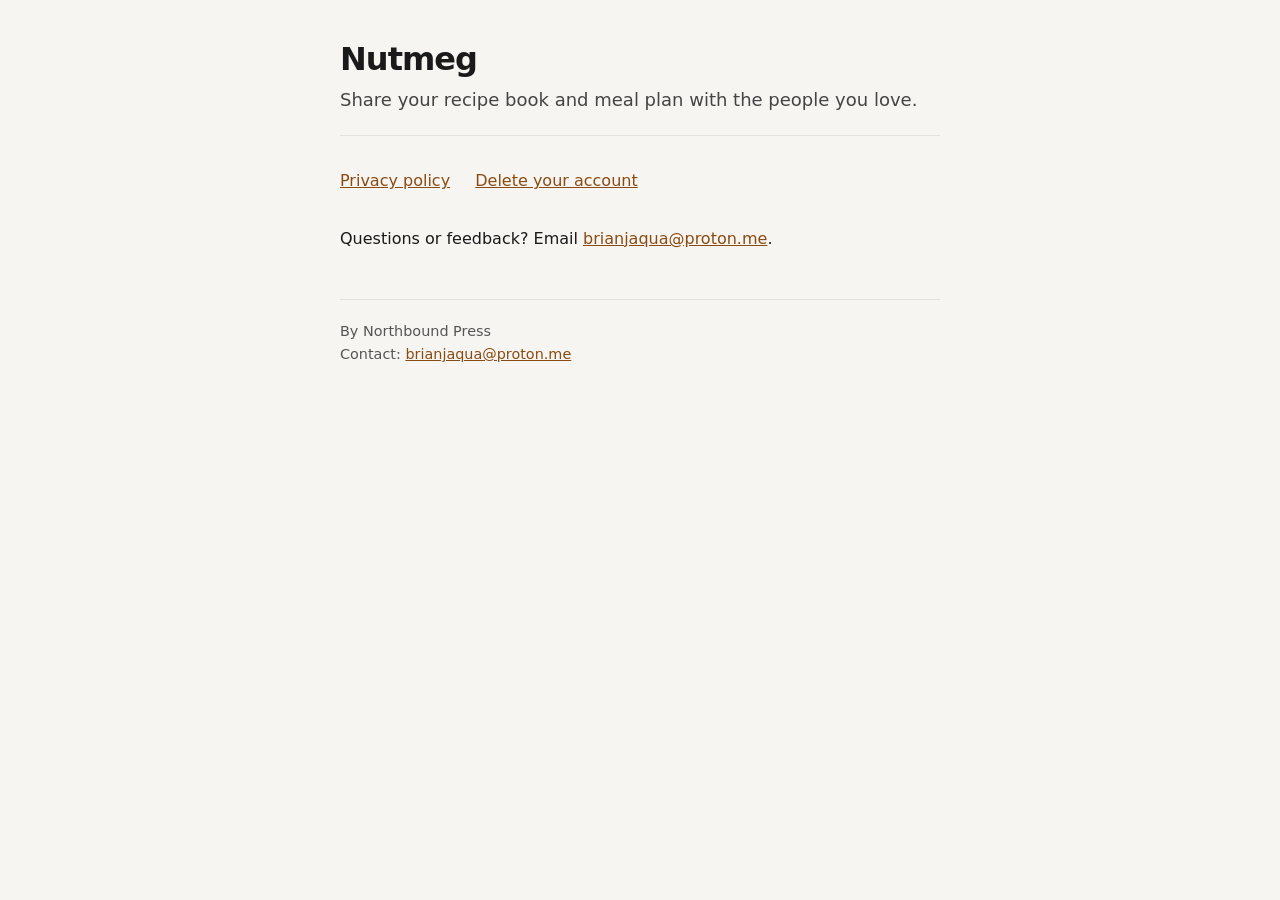
<file: index.html>
<!DOCTYPE html>
<html lang="en">
<head>
  <meta charset="utf-8">
  <meta name="viewport" content="width=device-width, initial-scale=1">
  <title>Nutmeg</title>
  <meta name="description" content="Nutmeg — share your recipe book and meal plan with the people you love.">
  <link rel="stylesheet" href="styles.css">
</head>
<body>
  <div class="wrap">
    <header class="site">
      <h1>Nutmeg</h1>
      <p class="tagline">Share your recipe book and meal plan with the people you love.</p>
    </header>
    <nav class="links">
      <a href="privacy-policy.html">Privacy policy</a>
      <a href="delete-account.html">Delete your account</a>
    </nav>
    <p class="contact">Questions or feedback? Email <a href="mailto:brianjaqua@proton.me">brianjaqua@proton.me</a>.</p>

    <footer>
      <p>By Northbound Press<br>
      Contact: <a href="mailto:brianjaqua@proton.me">brianjaqua@proton.me</a></p>
    </footer>
  </div>
</body>
</html>
</file>
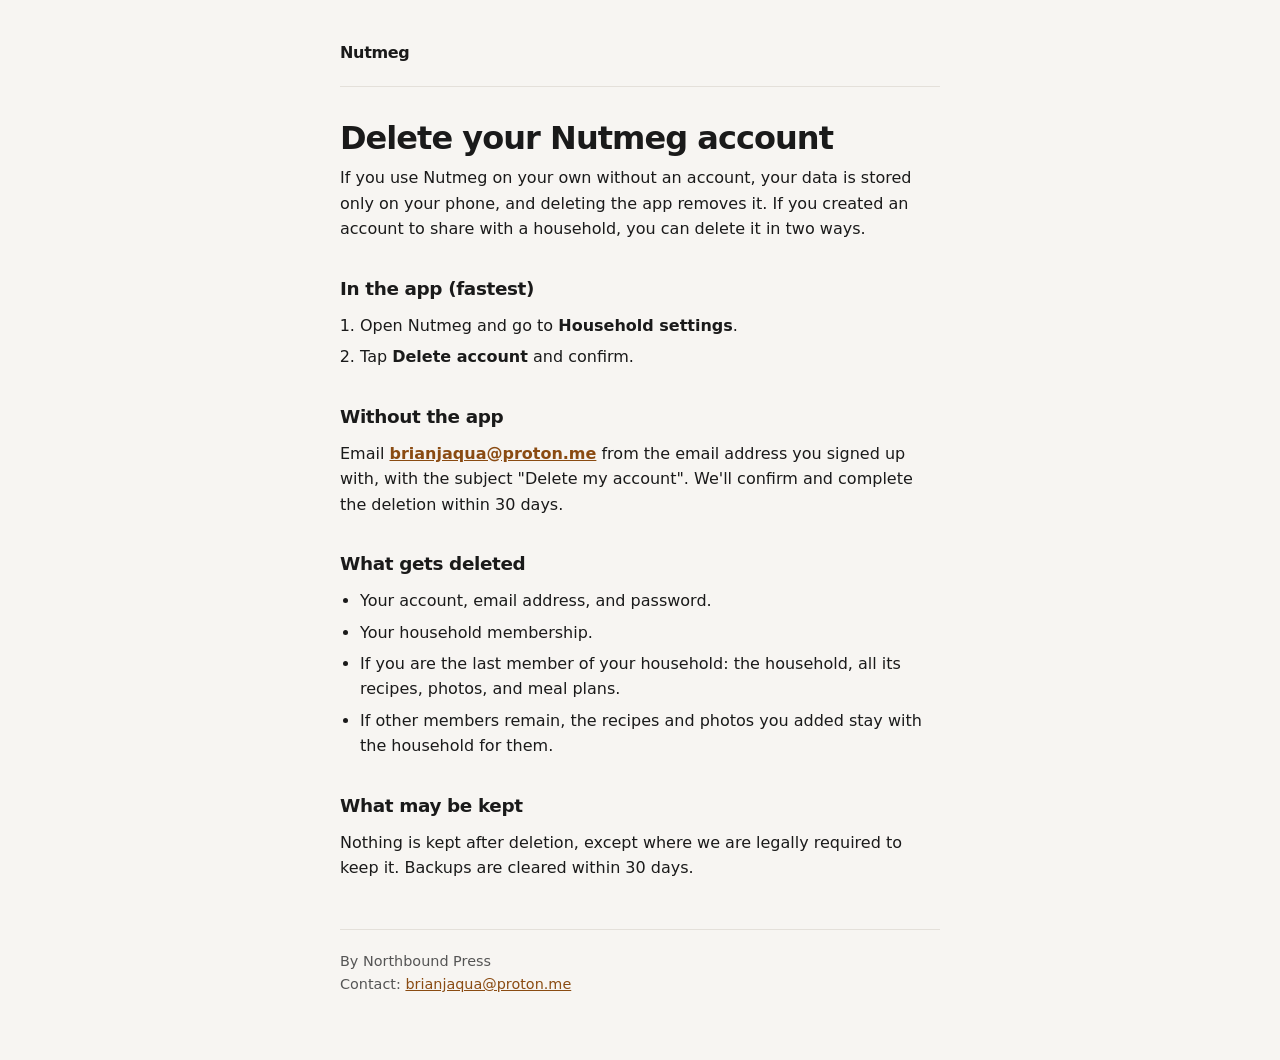
<file: delete-account.html>
<!DOCTYPE html>
<html lang="en">
<head>
  <meta charset="utf-8">
  <meta name="viewport" content="width=device-width, initial-scale=1">
  <title>Delete your Nutmeg account</title>
  <meta name="description" content="Nutmeg — share your recipe book and meal plan with the people you love.">
  <link rel="stylesheet" href="styles.css">
</head>
<body>
  <div class="wrap">
    <header class="site">
      <a class="home" href="index.html">Nutmeg</a>
    </header>
    <h1>Delete your Nutmeg account</h1>
    <p>If you use Nutmeg on your own without an account, your data is stored only on your phone, and deleting the app removes it. If you created an account to share with a household, you can delete it in two ways.</p>

    <h2>In the app (fastest)</h2>
    <ol>
      <li>Open Nutmeg and go to <strong>Household settings</strong>.</li>
      <li>Tap <strong>Delete account</strong> and confirm.</li>
    </ol>

    <h2>Without the app</h2>
    <p>Email <a href="mailto:brianjaqua@proton.me"><strong>brianjaqua@proton.me</strong></a> from the email address you signed up with, with the subject "Delete my account". We'll confirm and complete the deletion within 30 days.</p>

    <h2>What gets deleted</h2>
    <ul>
      <li>Your account, email address, and password.</li>
      <li>Your household membership.</li>
      <li>If you are the last member of your household: the household, all its recipes, photos, and meal plans.</li>
      <li>If other members remain, the recipes and photos you added stay with the household for them.</li>
    </ul>

    <h2>What may be kept</h2>
    <p>Nothing is kept after deletion, except where we are legally required to keep it. Backups are cleared within 30 days.</p>

    <footer>
      <p>By Northbound Press<br>
      Contact: <a href="mailto:brianjaqua@proton.me">brianjaqua@proton.me</a></p>
    </footer>
  </div>
</body>
</html>
</file>
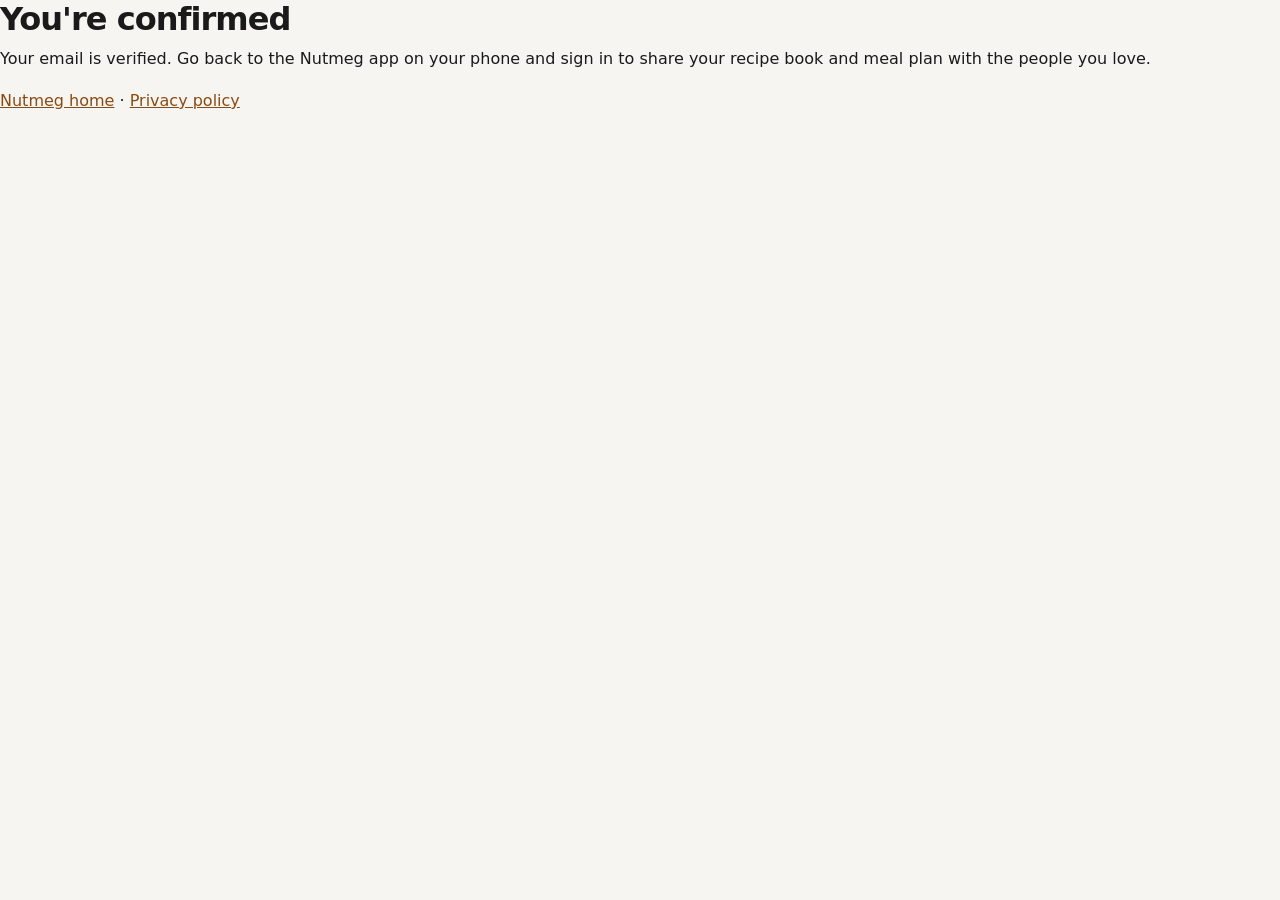
<file: email-confirmed.html>
<!doctype html>
<html lang="en"><head><meta charset="utf-8"><meta name="viewport" content="width=device-width,initial-scale=1">
<title>Email confirmed · Nutmeg</title><link rel="stylesheet" href="styles.css"></head>
<body><main>
<h1 id="t">You're confirmed</h1>
<p id="m">Your email is verified. Go back to the Nutmeg app on your phone and sign in to share your recipe book and meal plan with the people you love.</p>
<p><a href="index.html">Nutmeg home</a> · <a href="privacy-policy.html">Privacy policy</a></p>
</main>
<script>
(function(){var h=location.hash+"&"+location.search;if(h.indexOf("error=")>-1||h.indexOf("error_code=")>-1){document.title="Link expired · Nutmeg";document.getElementById("t").textContent="That link expired";document.getElementById("m").textContent="This confirmation link is no longer valid. Open the Nutmeg app on your phone and sign in to get a new one.";}})();
</script>
</body></html>
</file>
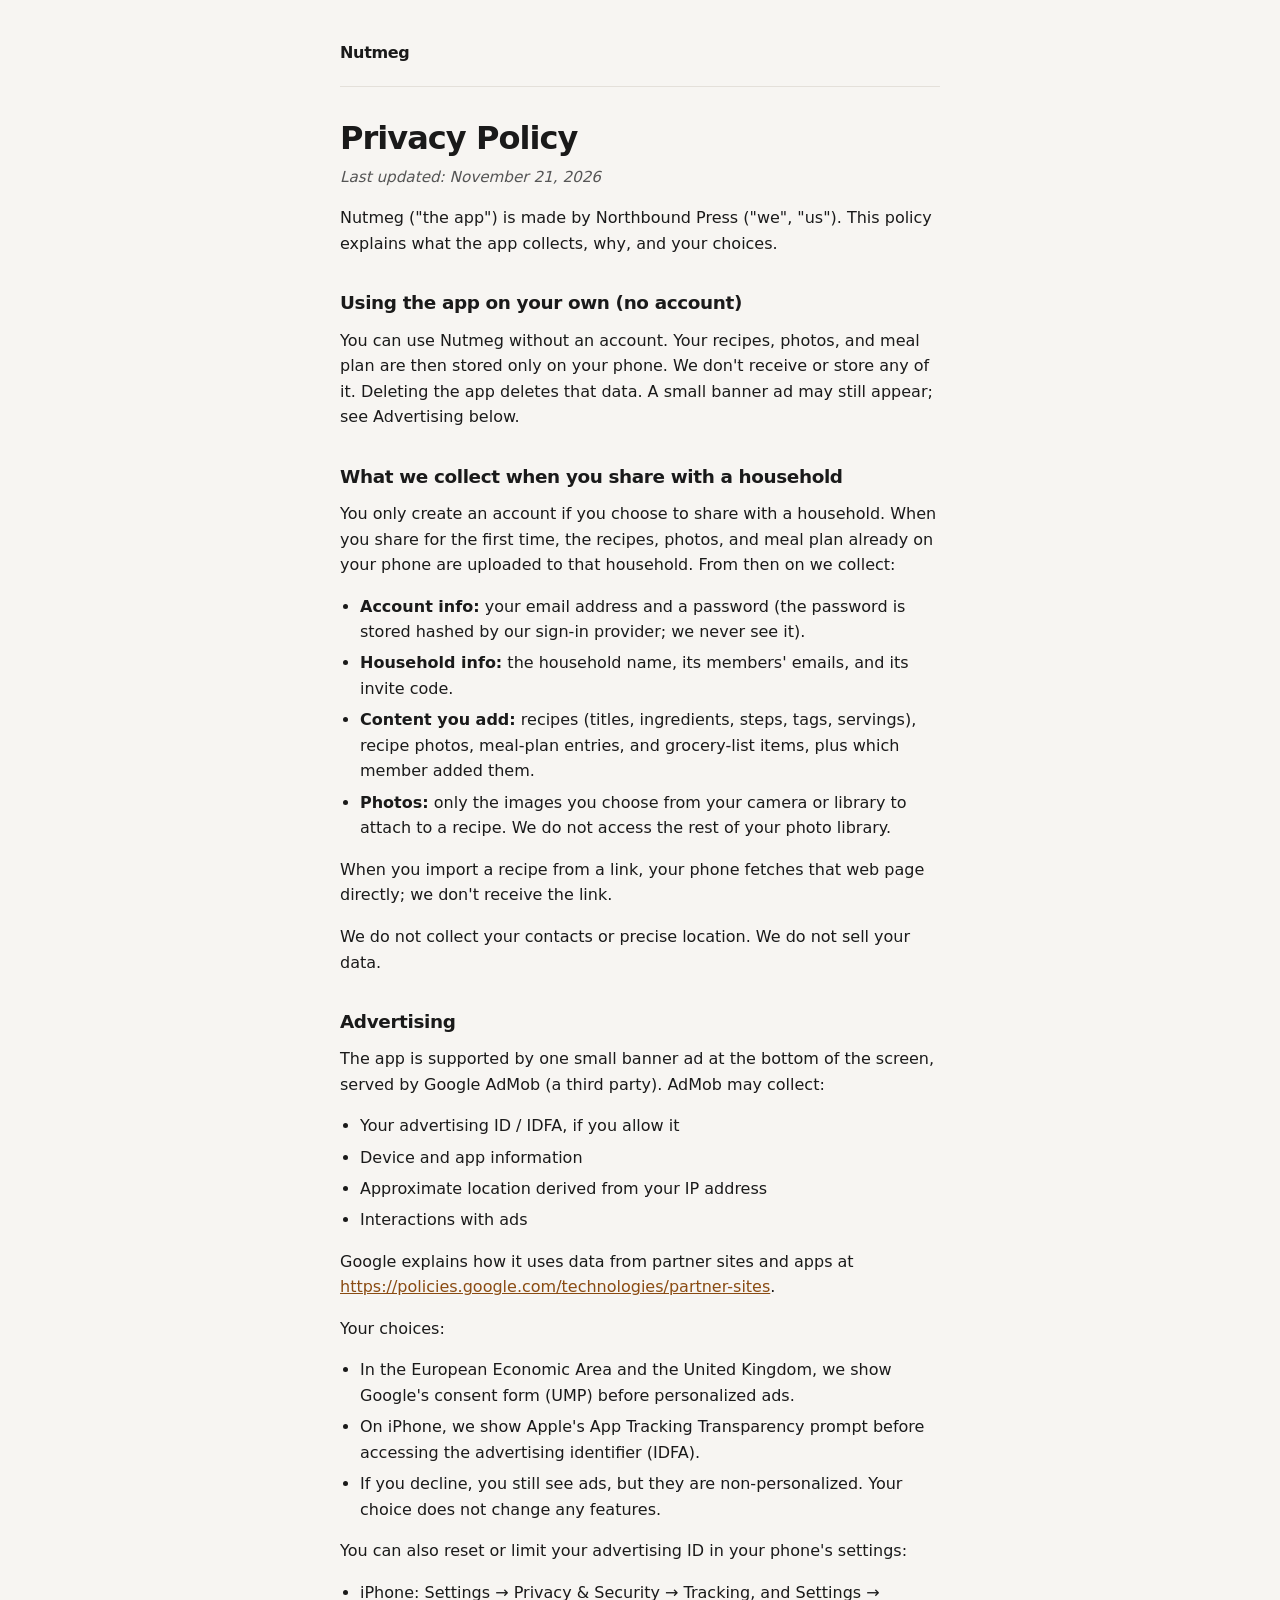
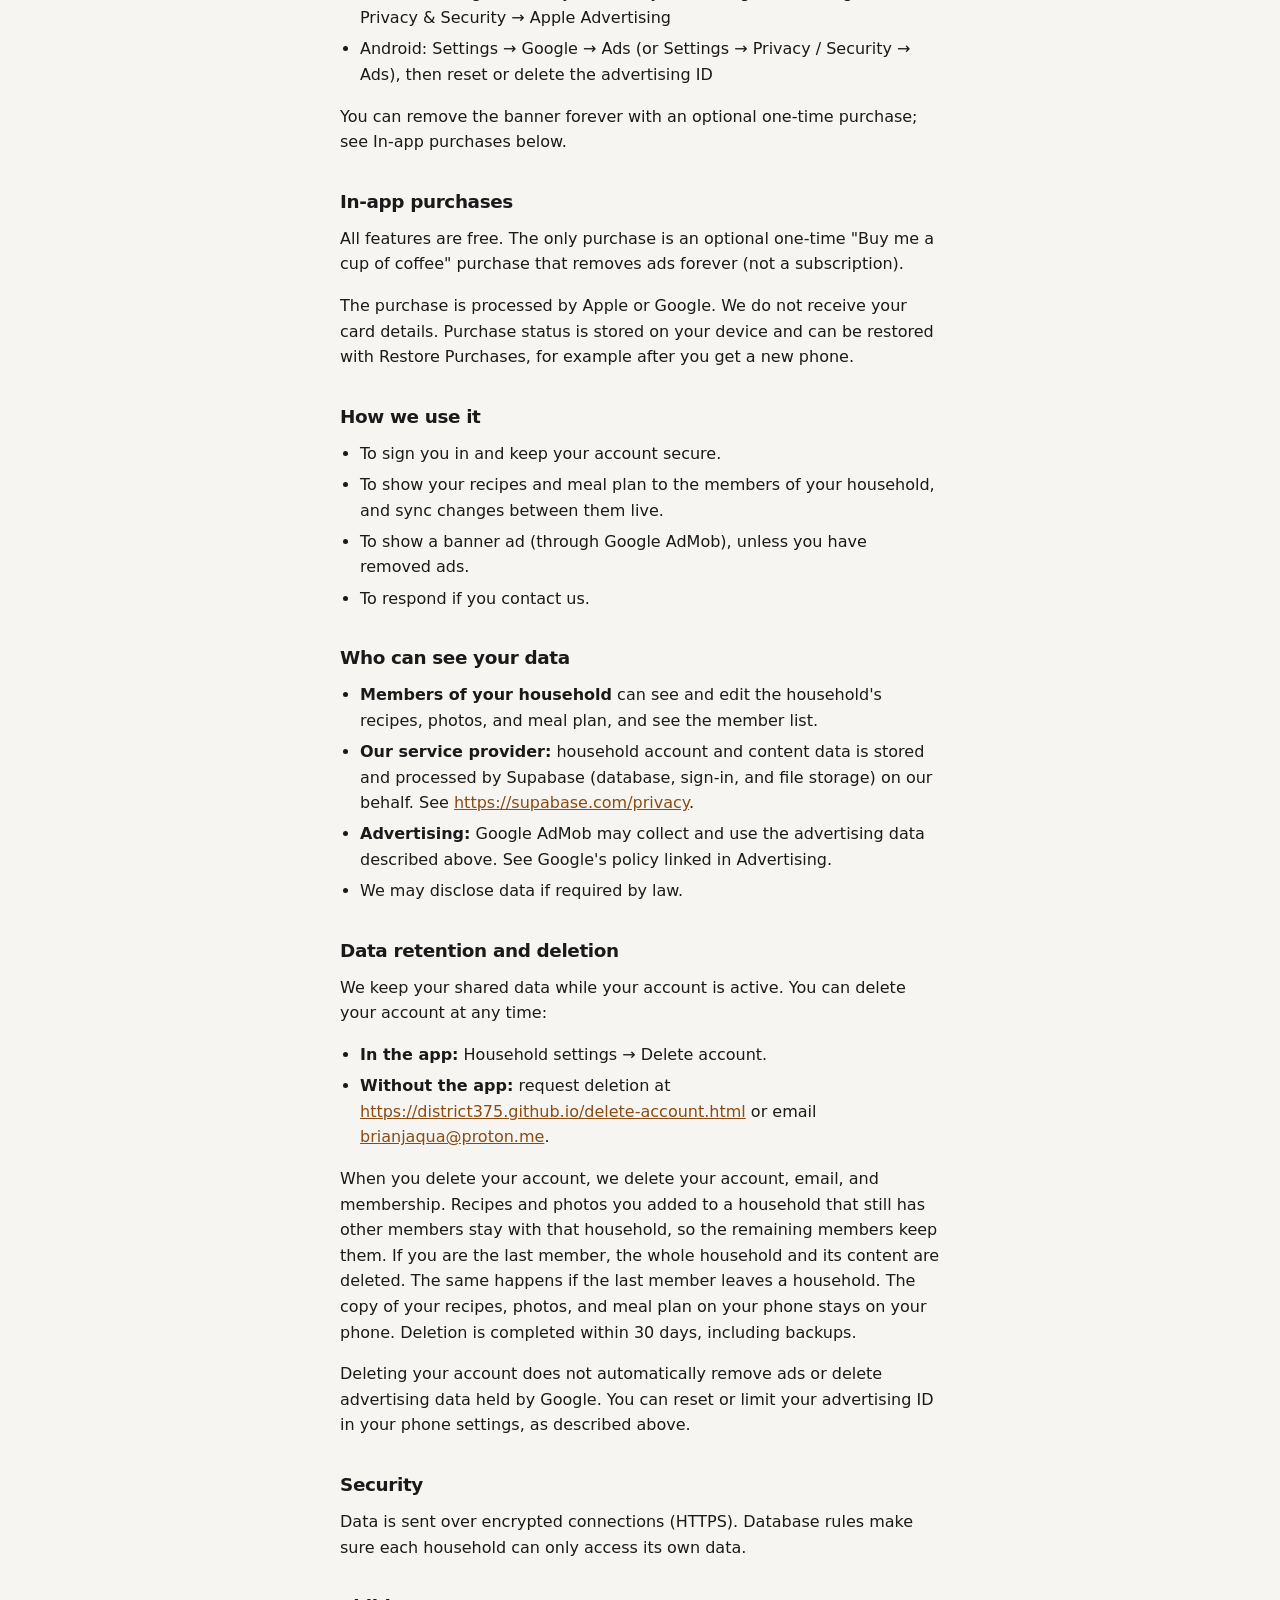
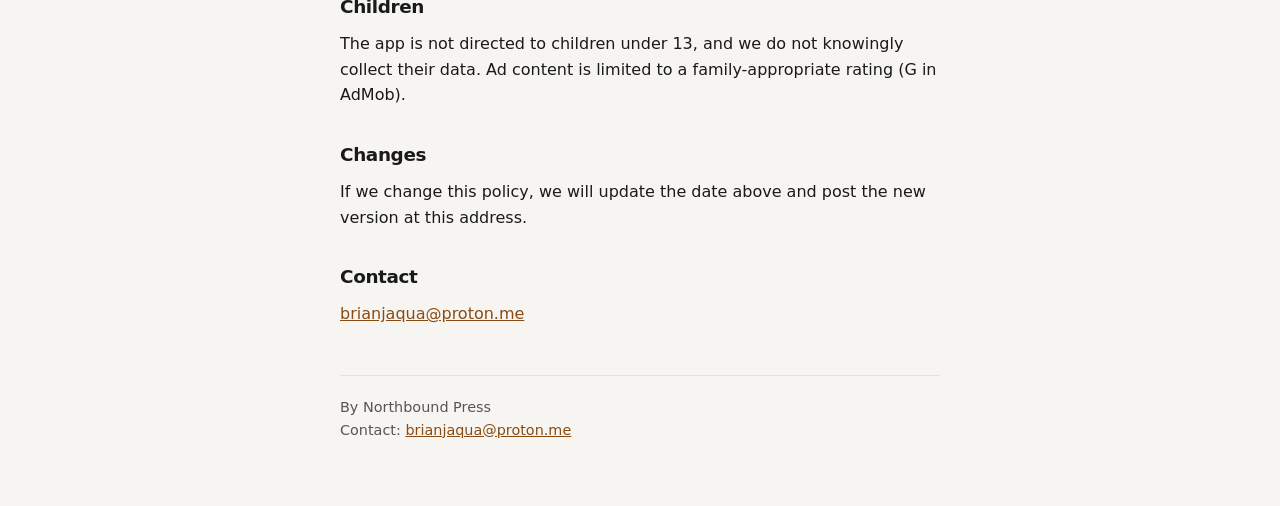
<file: privacy-policy.html>
<!DOCTYPE html>
<html lang="en">
<head>
  <meta charset="utf-8">
  <meta name="viewport" content="width=device-width, initial-scale=1">
  <title>Privacy Policy — Nutmeg</title>
  <meta name="description" content="Nutmeg — share your recipe book and meal plan with the people you love.">
  <link rel="stylesheet" href="styles.css">
</head>
<body>
  <div class="wrap">
    <header class="site">
      <a class="home" href="index.html">Nutmeg</a>
    </header>
    <h1>Privacy Policy</h1>
    <p class="meta"><em>Last updated: November 21, 2026</em></p>
    <p>Nutmeg ("the app") is made by Northbound Press ("we", "us"). This policy explains what the app collects, why, and your choices.</p>

    <h2>Using the app on your own (no account)</h2>
    <p>You can use Nutmeg without an account. Your recipes, photos, and meal plan are then stored only on your phone. We don't receive or store any of it. Deleting the app deletes that data. A small banner ad may still appear; see Advertising below.</p>

    <h2>What we collect when you share with a household</h2>
    <p>You only create an account if you choose to share with a household. When you share for the first time, the recipes, photos, and meal plan already on your phone are uploaded to that household. From then on we collect:</p>
    <ul>
      <li><strong>Account info:</strong> your email address and a password (the password is stored hashed by our sign-in provider; we never see it).</li>
      <li><strong>Household info:</strong> the household name, its members' emails, and its invite code.</li>
      <li><strong>Content you add:</strong> recipes (titles, ingredients, steps, tags, servings), recipe photos, meal-plan entries, and grocery-list items, plus which member added them.</li>
      <li><strong>Photos:</strong> only the images you choose from your camera or library to attach to a recipe. We do not access the rest of your photo library.</li>
    </ul>
    <p>When you import a recipe from a link, your phone fetches that web page directly; we don't receive the link.</p>
    <p>We do not collect your contacts or precise location. We do not sell your data.</p>

    <h2>Advertising</h2>
    <p>The app is supported by one small banner ad at the bottom of the screen, served by Google AdMob (a third party). AdMob may collect:</p>
    <ul>
      <li>Your advertising ID / IDFA, if you allow it</li>
      <li>Device and app information</li>
      <li>Approximate location derived from your IP address</li>
      <li>Interactions with ads</li>
    </ul>
    <p>Google explains how it uses data from partner sites and apps at <a href="https://policies.google.com/technologies/partner-sites">https://policies.google.com/technologies/partner-sites</a>.</p>
    <p>Your choices:</p>
    <ul>
      <li>In the European Economic Area and the United Kingdom, we show Google's consent form (UMP) before personalized ads.</li>
      <li>On iPhone, we show Apple's App Tracking Transparency prompt before accessing the advertising identifier (IDFA).</li>
      <li>If you decline, you still see ads, but they are non-personalized. Your choice does not change any features.</li>
    </ul>
    <p>You can also reset or limit your advertising ID in your phone's settings:</p>
    <ul>
      <li>iPhone: Settings → Privacy &amp; Security → Tracking, and Settings → Privacy &amp; Security → Apple Advertising</li>
      <li>Android: Settings → Google → Ads (or Settings → Privacy / Security → Ads), then reset or delete the advertising ID</li>
    </ul>
    <p>You can remove the banner forever with an optional one-time purchase; see In-app purchases below.</p>

    <h2>In-app purchases</h2>
    <p>All features are free. The only purchase is an optional one-time "Buy me a cup of coffee" purchase that removes ads forever (not a subscription).</p>
    <p>The purchase is processed by Apple or Google. We do not receive your card details. Purchase status is stored on your device and can be restored with Restore Purchases, for example after you get a new phone.</p>

    <h2>How we use it</h2>
    <ul>
      <li>To sign you in and keep your account secure.</li>
      <li>To show your recipes and meal plan to the members of your household, and sync changes between them live.</li>
      <li>To show a banner ad (through Google AdMob), unless you have removed ads.</li>
      <li>To respond if you contact us.</li>
    </ul>

    <h2>Who can see your data</h2>
    <ul>
      <li><strong>Members of your household</strong> can see and edit the household's recipes, photos, and meal plan, and see the member list.</li>
      <li><strong>Our service provider:</strong> household account and content data is stored and processed by Supabase (database, sign-in, and file storage) on our behalf. See <a href="https://supabase.com/privacy">https://supabase.com/privacy</a>.</li>
      <li><strong>Advertising:</strong> Google AdMob may collect and use the advertising data described above. See Google's policy linked in Advertising.</li>
      <li>We may disclose data if required by law.</li>
    </ul>

    <h2>Data retention and deletion</h2>
    <p>We keep your shared data while your account is active. You can delete your account at any time:</p>
    <ul>
      <li><strong>In the app:</strong> Household settings → Delete account.</li>
      <li><strong>Without the app:</strong> request deletion at <a href="delete-account.html">https://district375.github.io/delete-account.html</a> or email <a href="mailto:brianjaqua@proton.me">brianjaqua@proton.me</a>.</li>
    </ul>
    <p>When you delete your account, we delete your account, email, and membership. Recipes and photos you added to a household that still has other members stay with that household, so the remaining members keep them. If you are the last member, the whole household and its content are deleted. The same happens if the last member leaves a household. The copy of your recipes, photos, and meal plan on your phone stays on your phone. Deletion is completed within 30 days, including backups.</p>
    <p>Deleting your account does not automatically remove ads or delete advertising data held by Google. You can reset or limit your advertising ID in your phone settings, as described above.</p>

    <h2>Security</h2>
    <p>Data is sent over encrypted connections (HTTPS). Database rules make sure each household can only access its own data.</p>

    <h2>Children</h2>
    <p>The app is not directed to children under 13, and we do not knowingly collect their data. Ad content is limited to a family-appropriate rating (G in AdMob).</p>

    <h2>Changes</h2>
    <p>If we change this policy, we will update the date above and post the new version at this address.</p>

    <h2>Contact</h2>
    <p><a href="mailto:brianjaqua@proton.me">brianjaqua@proton.me</a></p>

    <footer>
      <p>By Northbound Press<br>
      Contact: <a href="mailto:brianjaqua@proton.me">brianjaqua@proton.me</a></p>
    </footer>
  </div>
</body>
</html>
</file>
<file: styles.css>
*,
*::before,
*::after {
  box-sizing: border-box;
}

html {
  color-scheme: light;
}

body {
  margin: 0;
  font-family: system-ui, -apple-system, "Segoe UI", Roboto, Helvetica, Arial, sans-serif;
  line-height: 1.6;
  color: #1a1a1a;
  background: #f7f5f2;
}

a {
  color: #8a4b12;
}

a:hover {
  color: #5c320c;
}

.wrap {
  max-width: 40rem;
  margin: 0 auto;
  padding: 2.5rem 1.25rem 3rem;
}

header.site {
  margin-bottom: 2rem;
  padding-bottom: 1.25rem;
  border-bottom: 1px solid #e4e0da;
}

header.site a.home {
  color: inherit;
  text-decoration: none;
  font-weight: 650;
  letter-spacing: -0.02em;
}

h1 {
  margin: 0 0 0.5rem;
  font-size: 2rem;
  line-height: 1.2;
  letter-spacing: -0.03em;
  font-weight: 700;
}

.tagline {
  margin: 0;
  font-size: 1.125rem;
  color: #444;
}

nav.links {
  margin: 1.75rem 0 0;
}

nav.links a {
  margin-right: 1.25rem;
}

h2 {
  margin: 2rem 0 0.6rem;
  font-size: 1.15rem;
  letter-spacing: -0.02em;
}

p,
ul,
ol {
  margin: 0 0 1rem;
}

ul, ol {
  padding-left: 1.25rem;
}

li {
  margin: 0 0 0.35rem;
}

.contact {
  margin-top: 2rem;
}

footer {
  margin-top: 3rem;
  padding-top: 1.25rem;
  border-top: 1px solid #e4e0da;
  color: #555;
  font-size: 0.9rem;
}

.meta {
  color: #555;
  font-size: 0.95rem;
}
</file>
